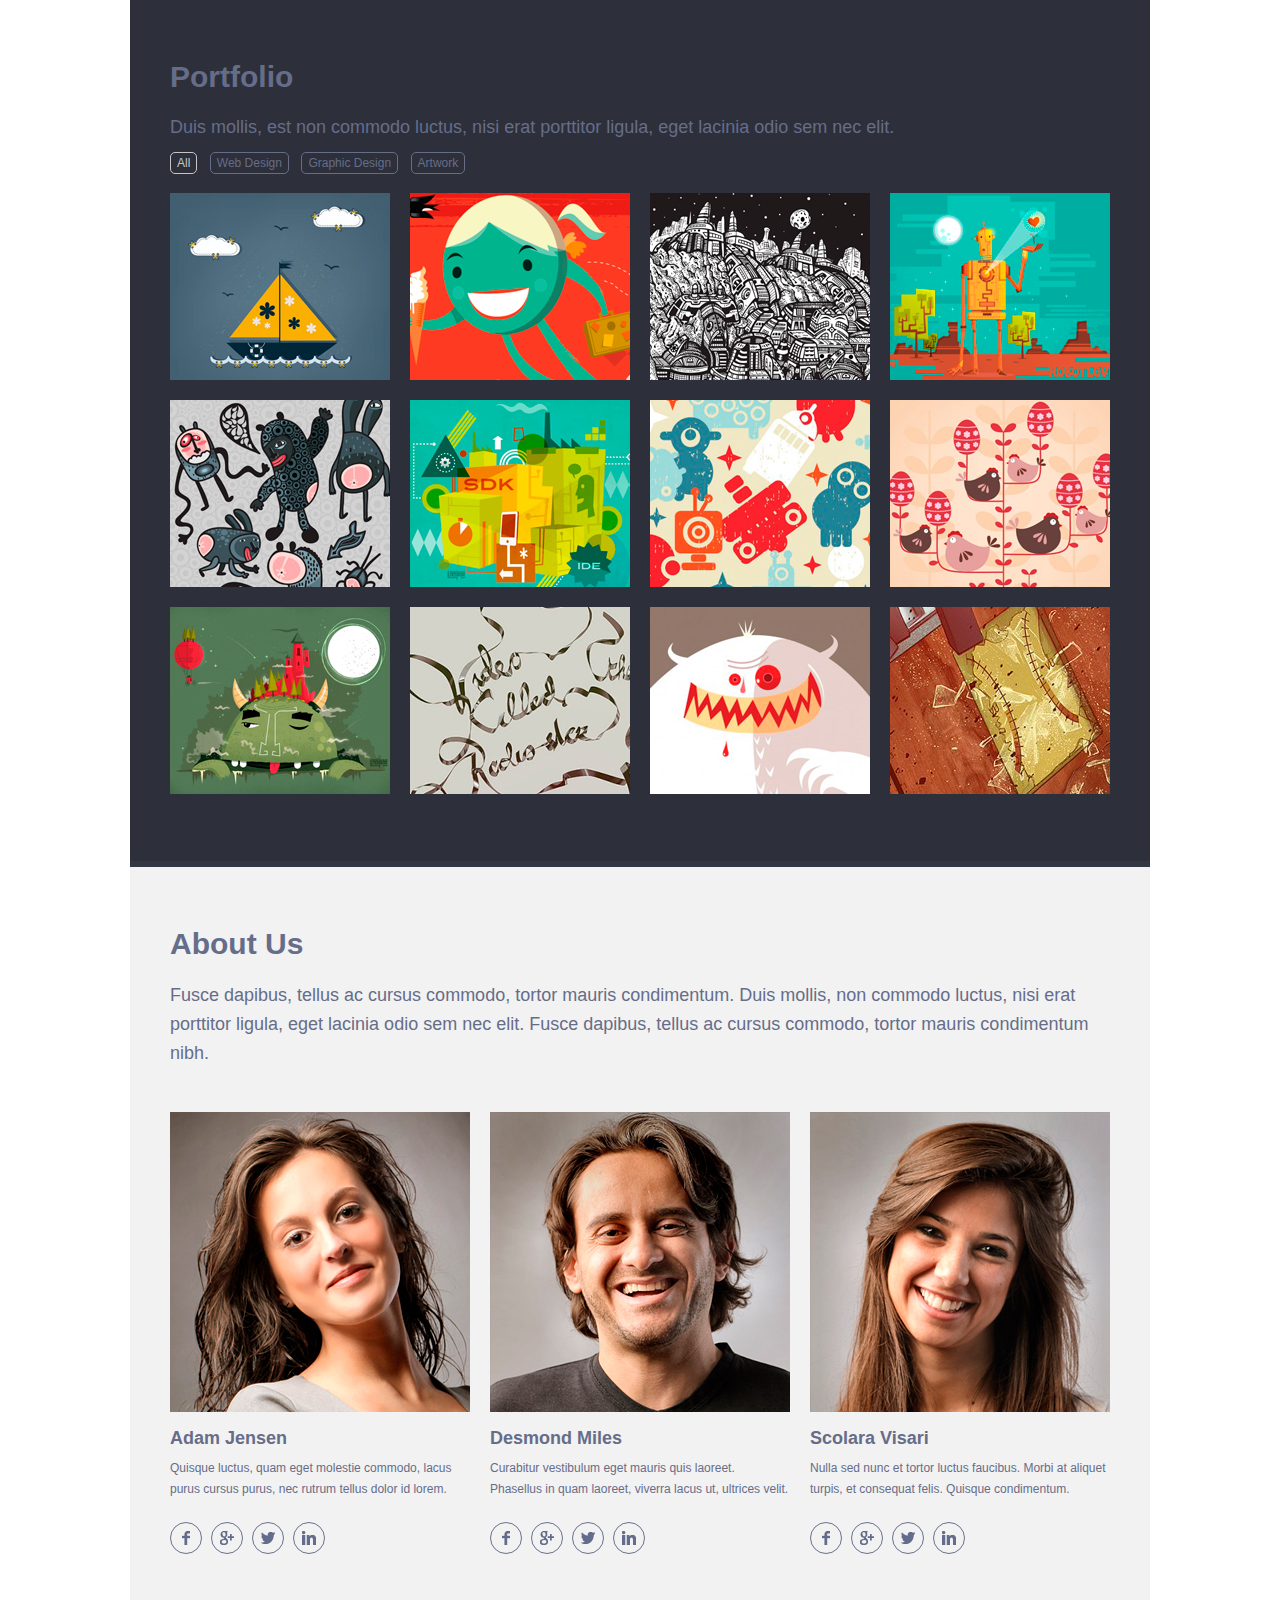
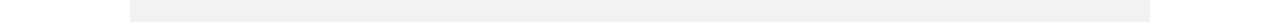
<file: singolo2.html>
<!DOCTYPE html>
<html lang="en">
<head>
    <meta charset="UTF-8">
    <meta name="viewport" content="width=device-width, initial-scale=1.0">
    <title>Singolo 2 | RS School</title>
    <link rel="stylesheet" href="styles/singolo2.css">
</head>
<body>
    <div class="page">
        <section class="portfolio">
            <h1 class="portfolio__heading">Portfolio</h1>
            <p class="portfolio__subtitle">Duis mollis, est non commodo luctus, nisi erat porttitor ligula, eget lacinia odio sem nec elit.</p>
            <div class="portfolio__filter filter">
                <button class="filter__item filter__item_active">All</button>
                <button class="filter__item">Web Design</button>
                <button class="filter__item">Graphic Design</button>
                <button class="filter__item">Artwork</button>
            </div>
            <div class="portfolio__grid">
                <img src="assets/images/singolo2/portfolio/1.jpg" alt="Portfolio work" class="portfolio__image">
                <img src="assets/images/singolo2/portfolio/2.png" alt="Portfolio work" class="portfolio__image">
                <img src="assets/images/singolo2/portfolio/3.jpg" alt="Portfolio work" class="portfolio__image">
                <img src="assets/images/singolo2/portfolio/4.png" alt="Portfolio work" class="portfolio__image">
                <img src="assets/images/singolo2/portfolio/5.jpg" alt="Portfolio work" class="portfolio__image">
                <img src="assets/images/singolo2/portfolio/6.jpg" alt="Portfolio work" class="portfolio__image">
                <img src="assets/images/singolo2/portfolio/7.jpg" alt="Portfolio work" class="portfolio__image">
                <img src="assets/images/singolo2/portfolio/8.jpg" alt="Portfolio work" class="portfolio__image">
                <img src="assets/images/singolo2/portfolio/9.jpg" alt="Portfolio work" class="portfolio__image">
                <img src="assets/images/singolo2/portfolio/10.jpg" alt="Portfolio work" class="portfolio__image">
                <img src="assets/images/singolo2/portfolio/11.jpg" alt="Portfolio work" class="portfolio__image">
                <img src="assets/images/singolo2/portfolio/12.jpg" alt="Portfolio work" class="portfolio__image">
            </div>
        </section>
        <section class="about">
            <h2 class="about__heading">About Us</h2>
            <p class="about__subtitle">Fusce dapibus, tellus ac cursus commodo, tortor mauris condimentum. Duis mollis, non commodo luctus, nisi erat porttitor ligula, eget lacinia odio sem nec elit. Fusce dapibus, tellus ac cursus commodo, tortor mauris condimentum nibh.</p>
            <div class="about__cards">
                <div class="about__card profile-card">
                    <img src="assets/images/singolo2/about/1.jpg" alt="Profile image" class="profile-card__image">
                    <h3 class="profile-card__name">Adam Jensen</h3>
                    <p class="profile-card__description">Quisque luctus, quam eget molestie commodo, lacus purus cursus purus, nec rutrum tellus dolor id lorem.</p>
                    <div class="profile-card__social-icons">
                        <a href="#" class="social-icon">
                            <img src="assets/images/social_icons/facebook.png" alt="Facebook icon" class="social-icon__icon">
                        </a>
                        <a href="#" class="social-icon">
                            <img src="assets/images/social_icons/google_plus.png" alt="Google plus icon" class="social-icon__icon">
                        </a>
                        <a href="#" class="social-icon">
                            <img src="assets/images/social_icons/twitter.png" alt="Twitter icon" class="social-icon__icon">
                        </a>
                        <a href="#" class="social-icon">
                            <img src="assets/images/social_icons/linkedin.png" alt="LinkedIn icon" class="social-icon__icon">
                        </a>
                    </div>
                </div>
                <div class="about__card profile-card">
                    <img src="assets/images/singolo2/about/2.jpg" alt="Profile image" class="profile-card__image">
                    <h3 class="profile-card__name">Desmond Miles</h3>
                    <p class="profile-card__description">Curabitur vestibulum eget mauris quis laoreet. Phasellus in quam laoreet, viverra lacus ut, ultrices velit.</p>
                    <div class="profile-card__social-icons">
                        <a href="#" class="social-icon">
                            <img src="assets/images/social_icons/facebook.png" alt="Facebook icon" class="social-icon__icon">
                        </a>
                        <a href="#" class="social-icon">
                            <img src="assets/images/social_icons/google_plus.png" alt="Google plus icon" class="social-icon__icon">
                        </a>
                        <a href="#" class="social-icon">
                            <img src="assets/images/social_icons/twitter.png" alt="Twitter icon" class="social-icon__icon">
                        </a>
                        <a href="#" class="social-icon">
                            <img src="assets/images/social_icons/linkedin.png" alt="LinkedIn icon" class="social-icon__icon">
                        </a>
                    </div>
                </div>
                <div class="about__card profile-card">
                    <img src="assets/images/singolo2/about/3.jpg" alt="Profile image" class="profile-card__image">
                    <h3 class="profile-card__name">Scolara Visari</h3>
                    <p class="profile-card__description">Nulla sed nunc et tortor luctus faucibus. Morbi at aliquet turpis, et consequat felis. Quisque condimentum.</p>
                    <div class="profile-card__social-icons">
                        <a href="#" class="social-icon">
                            <img src="assets/images/social_icons/facebook.png" alt="Facebook icon" class="social-icon__icon">
                        </a>
                        <a href="#" class="social-icon">
                            <img src="assets/images/social_icons/google_plus.png" alt="Google plus icon" class="social-icon__icon">
                        </a>
                        <a href="#" class="social-icon">
                            <img src="assets/images/social_icons/twitter.png" alt="Twitter icon" class="social-icon__icon">
                        </a>
                        <a href="#" class="social-icon">
                            <img src="assets/images/social_icons/linkedin.png" alt="LinkedIn icon" class="social-icon__icon">
                        </a>
                    </div>
                </div>
            </div>
        </section>
    </div>
</body>
</html>
</file>
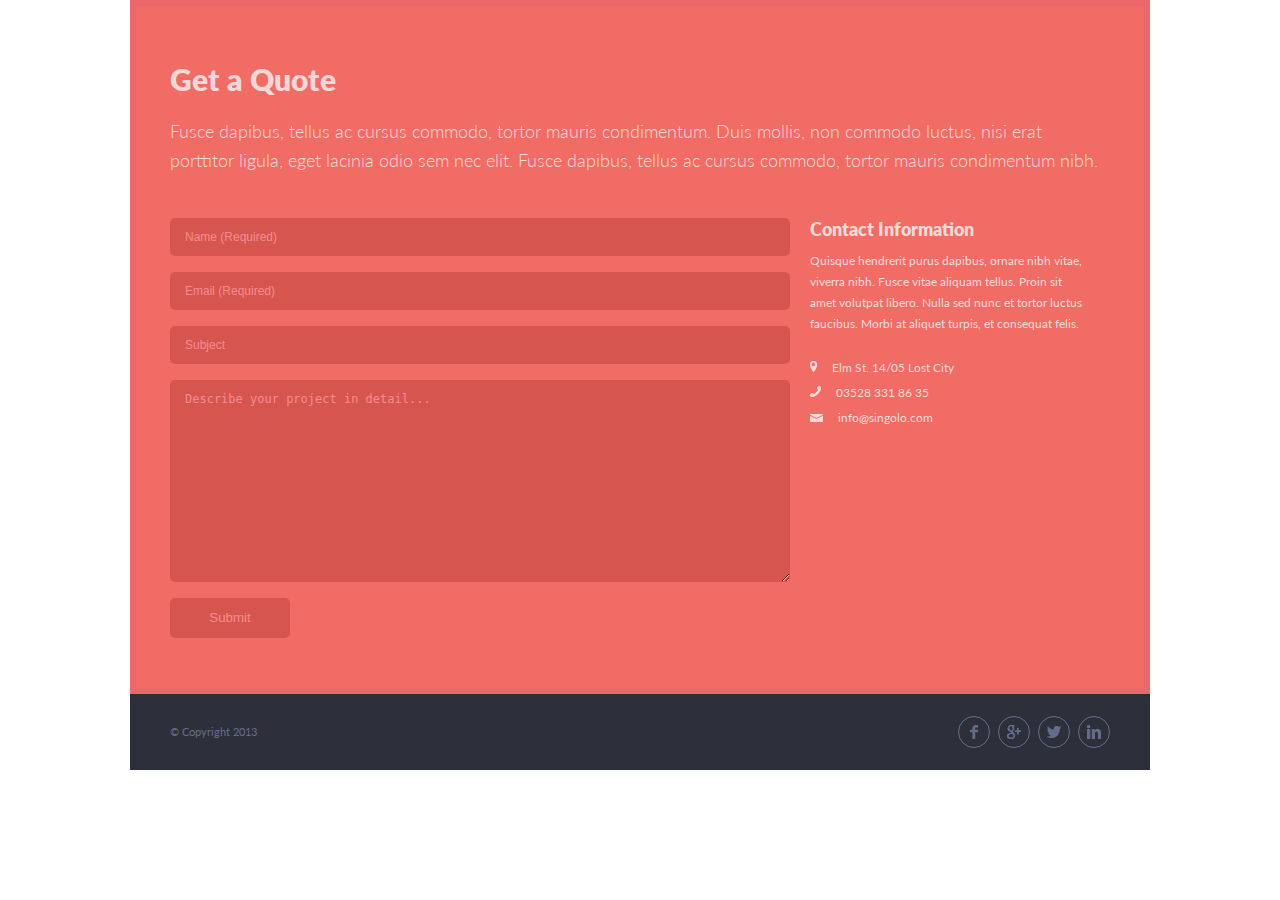
<file: singolo3.html>
<!DOCTYPE html>
<html lang="en">
<head>
    <meta charset="UTF-8">
    <meta name="viewport" content="width=device-width, initial-scale=1.0">
    <title>Singolo 3 | RS School</title>
    <link rel="stylesheet" href="styles/singolo3.css">
</head>
<body>
    <div class="page">
        <section class="contact">
            <h2 class="contact__heading">Get a Quote</h2>
            <p class="contact__paragraph">Fusce dapibus, tellus ac cursus commodo, tortor mauris condimentum. Duis mollis, non commodo luctus, nisi erat porttitor ligula, eget lacinia odio sem nec elit. Fusce dapibus, tellus ac cursus commodo, tortor mauris condimentum nibh.</p>
            <div class="contact__body">
                <form class="contact__form form">
                    <input type="text" placeholder="Name (Required)" name="user_name" required class="form__input">
                    <input type="email" placeholder="Email (Required)" name="user_email" required class="form__input">
                    <input type="text" placeholder="Subject" name="user_subject" required class="form__input">
                    <textarea name="user_project_details" class="form__textarea" placeholder="Describe your project in detail..."></textarea>
                    <button type="submit" class="form__button">Submit</button>
                </form>
                <div class="contact__info info">
                    <h4 class="info__heading">Contact Information</h4>
                    <p class="info__paragraph">Quisque hendrerit purus dapibus, ornare nibh vitae, viverra nibh. Fusce vitae aliquam tellus. Proin sit amet volutpat libero. Nulla sed nunc et tortor luctus faucibus. Morbi at aliquet turpis, et consequat felis.</p>
                    <ul class="info__details">
                        <li class="info__detail">
                            <img src="assets/images/icons/map_pointer.png" alt="Map pointer icon" class="info__icon">Elm St. 14/05 Lost City
                        </li>
                        <li class="info__detail">
                            <img src="assets/images/icons/call.png" alt="Map pointer icon" class="info__icon"><a href="tel:035283318635">03528 331 86 35</a>
                        </li>
                        <li class="info__detail">
                            <img src="assets/images/icons/mail.png" alt="Map pointer icon" class="info__icon"><a href="mailto:info@singolo.com">info@singolo.com</a>
                        </li>
                    </ul>
                </div>
            </div>
        </section>
        <footer class="footer">
            <div class="footer__column">&#169; Copyright 2013</div>
            <div class="footer__column footer__icons">
                <a href="#" class="footer__icon">
                    <img src="assets/images/social_icons/facebook_light.png" alt="Facebook icon">
                </a>
                <a href="#" class="footer__icon">
                    <img src="assets/images/social_icons/google_plus_light.png" alt="Google plus icon">
                </a>
                <a href="#" class="footer__icon">
                    <img src="assets/images/social_icons/twitter_light.png" alt="Twitter icon">
                </a>
                <a href="#" class="footer__icon">
                    <img src="assets/images/social_icons/linkedin_light.png" alt="LinkedIn icon">
                </a>
            </div>
        </footer>
    </div>
</body>
</html>
</file>
<file: styles/singolo2.css>
/* general styles */
* {
    margin: 0;
    padding: 0;
}

body {
    font-family: 'Lato', sans-serif;
}

.page {
    width: 1020px;
    margin: auto;
}
/* general styles end */

/* portfolio section */

.portfolio {
    padding: 60px 40px 47px;
    color: #666d89;
    background-color: #2d303a;
    border-bottom: 6px solid #323746;
    box-sizing: border-box;
}

.portfolio__heading {
    font-size: 30px;
    font-weight: 900;
}

.portfolio__subtitle {
    margin-top: 23px;
    font-size: 18px;
    font-weight: 300;
}

.portfolio__filter {
    margin-top: 14px;
}

.portfolio__grid {
    height: 621px;
    margin-top: 19px;
    display: flex;
    justify-content: space-between;
    flex-wrap: wrap;
    overflow: hidden;
    box-sizing: border-box;
}

.portfolio__image {
    width: 220px;
    height: 187px;
    margin-bottom: 20px;
}

/* portfolio section end */

/* filter block */

.filter__item {
    margin-right: 8px;
    padding: 3px 6px;
    font-size: 12px;
    font-weight: 400;
    color: #666d89;
    border: 1px solid #666d89;
    border-radius: 5px;
    background-color: transparent;
    transition: 300ms;
    box-sizing: border-box;
    cursor: pointer;
}

.filter__item_active, .filter__item:hover {
    color: #c5c5c5;
    border: 1px solid #c5c5c5;
}

/* filter block end */

/* about section */

.about {
    padding: 60px 40px 68px;
    color: #666d89;
    border-bottom: 6px solid #ffffff;
    background-color: #f2f2f2;
    box-sizing: border-box;
}

.about__heading {
    font-size: 30px;
    font-weight: 900;
}

.about__subtitle {
    margin-top: 20px;
    line-height: 1.6;
    font-size: 18px;
    font-weight: 300;
}

.about__cards {
    margin-top: 45px;
    display: flex;
    justify-content: space-between;
}

/* about section end */

/* profile-card block */

.profile-card {
    width: 300px;
    box-sizing: border-box;
}

.profile-card__image {
    width: 100%;
    height: 300px;
}

.profile-card__name {
    height: 20px;
    margin-top: 12px;
    overflow: hidden;
    font-size: 18px;
    font-weight: 900;
}

.profile-card__description {
    margin-top: 10px;
    line-height: 1.7;
    font-size: 12px;
    font-weight: 400;
}

.profile-card__social-icons {
    margin-top: 23px;
    display: flex;
}

/* profile-card block end */

/* social-icon block */

.social-icon {
    height: 32px;
    width: 32px;
    margin-right: 9px;
    display: flex;
    justify-content: center;
    align-items: center;
    border: 1px solid #6a718c;
    border-radius: 50%;
    box-sizing: border-box;
}

/* social-icon block end */
</file>
<file: styles/singolo3.css>
@import url(lato.css);

/* general styles */
* {
    margin: 0;
    padding: 0;
}

.page {
    max-width: 1020px;
    height: 100vh;
    margin: auto;
    font-family: 'Lato', sans-serif;
    box-sizing: border-box;
}

a {
    text-decoration: none;
    color: inherit;
}
/* general styles end */

/* contact block */

.contact {
    padding: 55px 34px 50px;
    color: #f0d8d9;
    background-color: #f06c64;
    border: 6px solid #ea676b;
    box-sizing: border-box;
}

.contact__heading {
    font-size: 30px;
    font-weight: 900;
}

.contact__paragraph {
    margin-top: 20px;
    line-height: 1.6;
    font-size: 18px;
    font-weight: 300;
}

.contact__body {
    margin-top: 43px;
    display: flex;
    justify-content: space-between;
}

.contact__form {
    width: 620px;
}

.contact__info {
    padding: 0 20px;
    width: 320px;
    box-sizing: border-box;
}


/* contact block end */

/* form block */

.form {
    display: flex;
    flex-direction: column;
}

.form__input, .form__textarea {
    width: 100%;
    height: 38px;
    margin-bottom: 16px;
    padding: 0 15px;
    border: none;
    background-color: #d6564f;
    border-radius: 5px;
    box-sizing: border-box;
}

.form__input::placeholder, .form__textarea::placeholder {
    font-size: 12px;
    color: #f48c8f;
}

.form__textarea {
    height: 202px;
    padding: 12px 15px;
}

.form__button {
    height: 40px;
    width: 120px;
    color: #f48c8f;
    background-color: #d6564f;
    border: none;
    border-radius: 5px;
    cursor: pointer;
}

/* form block end */

/* info block */

.info {
    display: flex;
    flex-direction: column;
}

.info__heading {
    font-size: 18px;
    font-weight: 900;
}

.info__paragraph {
    margin-top: 10px;
    line-height: 1.75;
    font-size: 12px;
    font-weight: 400;
}

.info__details {
    margin-top: 26px;
    font-size: 12px;
    list-style: none;
}

.info__detail {
    margin-bottom: 10px;
}

.info__icon {
    margin-right: 15px;
}

/* info block end */

/* footer block */

.footer {
    height: 76px;
    padding: 0 40px;
    display: flex;
    justify-content: space-between;
    align-items: center;
    color: #666d89;
    font-size: 11px;
    background-color: #2d303a;
}

.footer__icons {
    display: flex;
    align-items: center;
}

.footer__icon {
    width: 32px;
    height: 32px;
    margin-left: 8px;
    display: flex;
    align-items: center;
    justify-content: center;
    border: 1px solid #666d89;
    border-radius: 50%;
    box-sizing: border-box;
}

/* footer block end */
</file>
